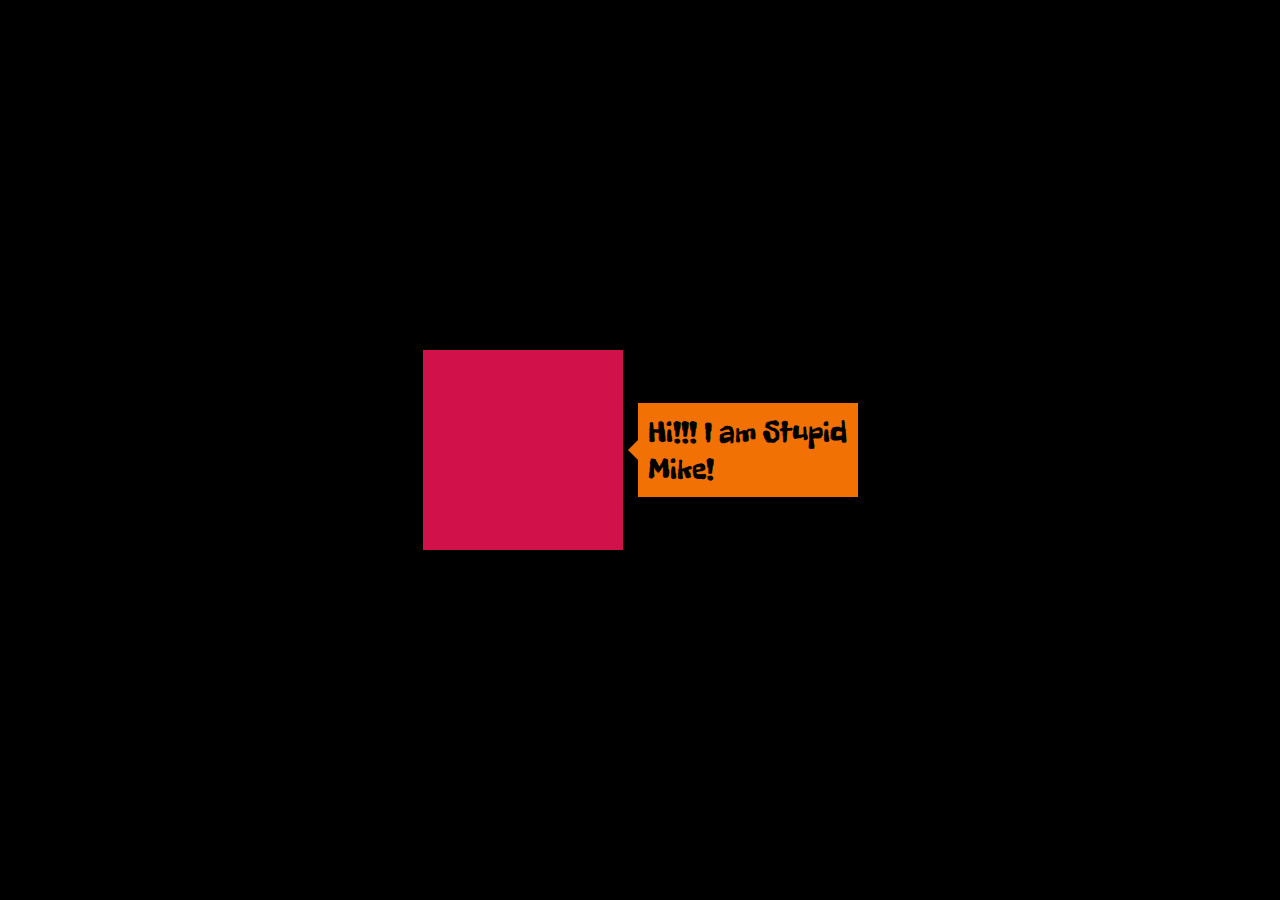
<file: index.html>
<!DOCTYPE html>
<html lang="en">
<head>
    <meta charset="UTF-8">
    <meta name="viewport" content="width=device-width, initial-scale=1.0">
    <title>Stupid Mikes Landing Page of Unknown Shit</title>
    <link rel="stylesheet" href="style.css">
	<link rel="preconnect" href="https://fonts.googleapis.com">
	<link rel="preconnect" href="https://fonts.gstatic.com" crossorigin>
	<link href="https://fonts.googleapis.com/css2?family=Freckle+Face&display=swap" rel="stylesheet">
</head>
<body>

<div class="container">
    <div class="square1"></div>
    <div class="chat-bubble1">Hi!!! I am Stupid Mike!</div>
</div>

</body>
</html>
</file>
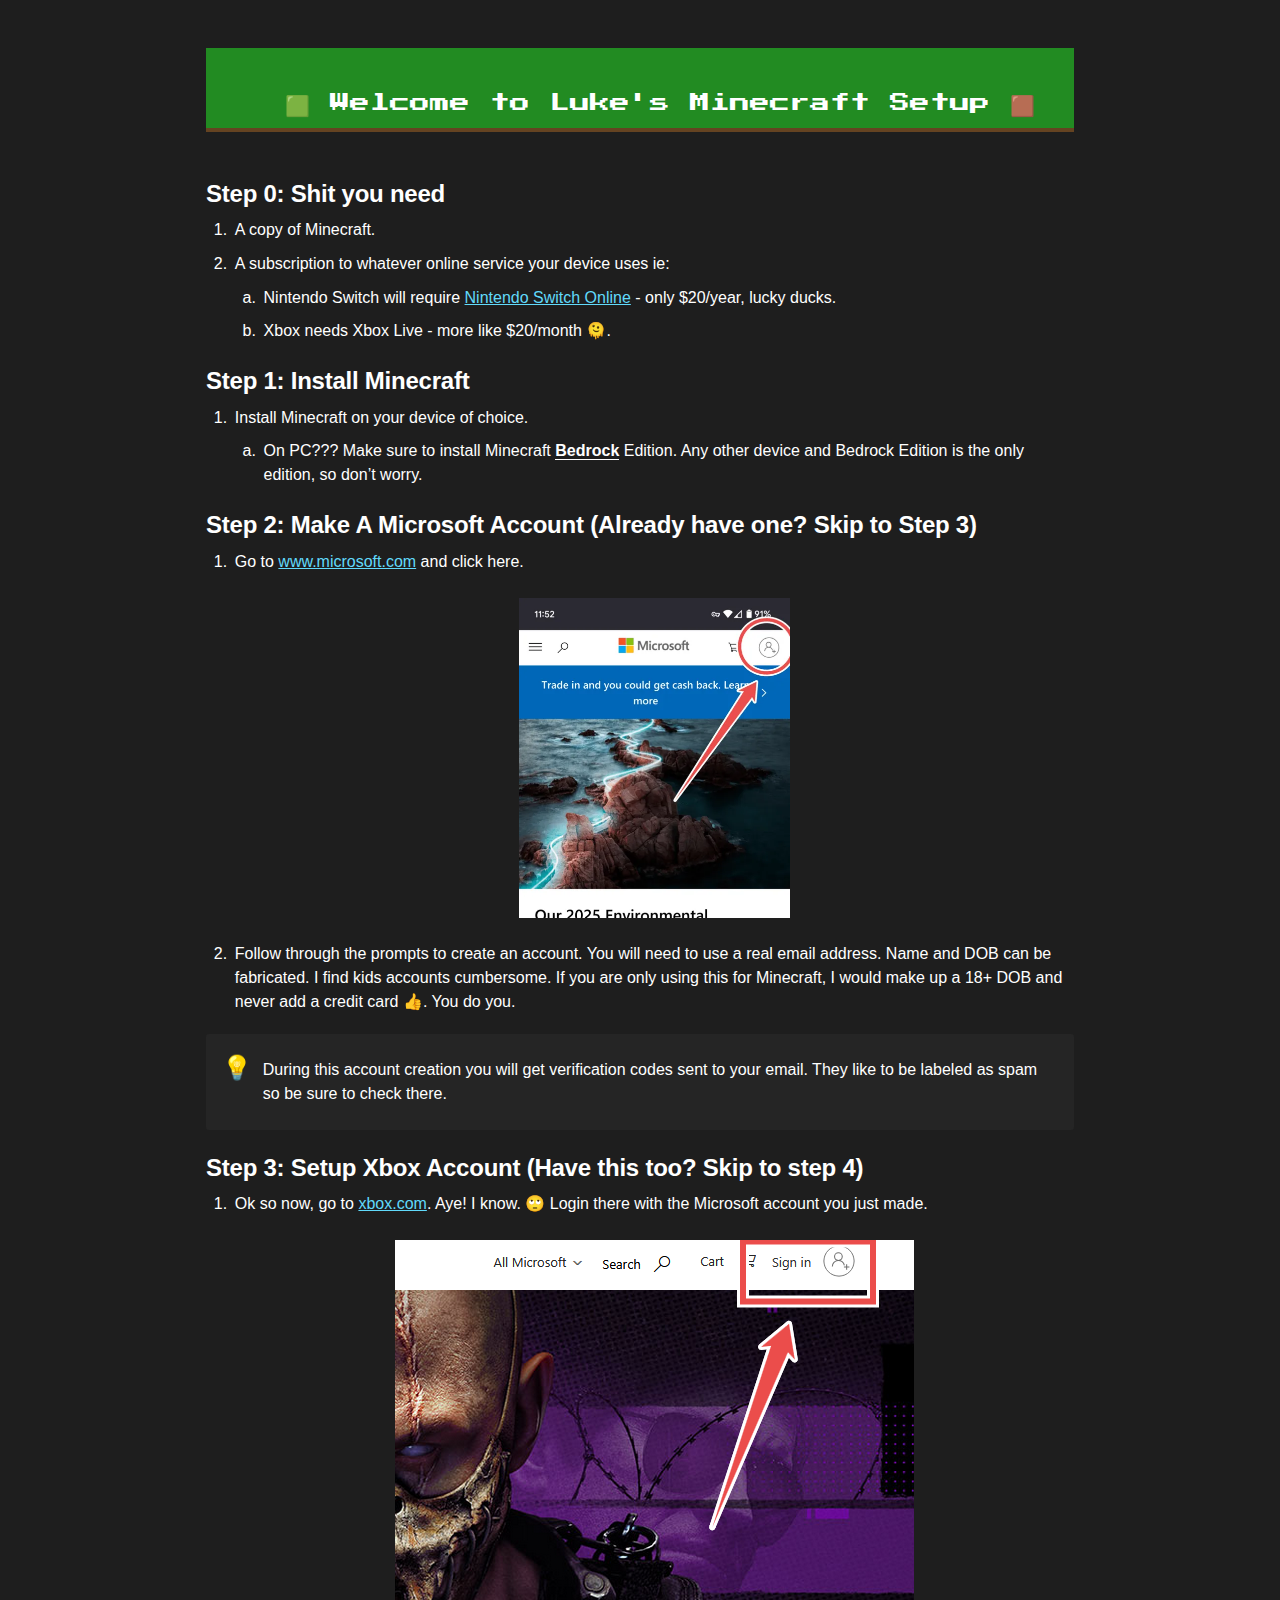
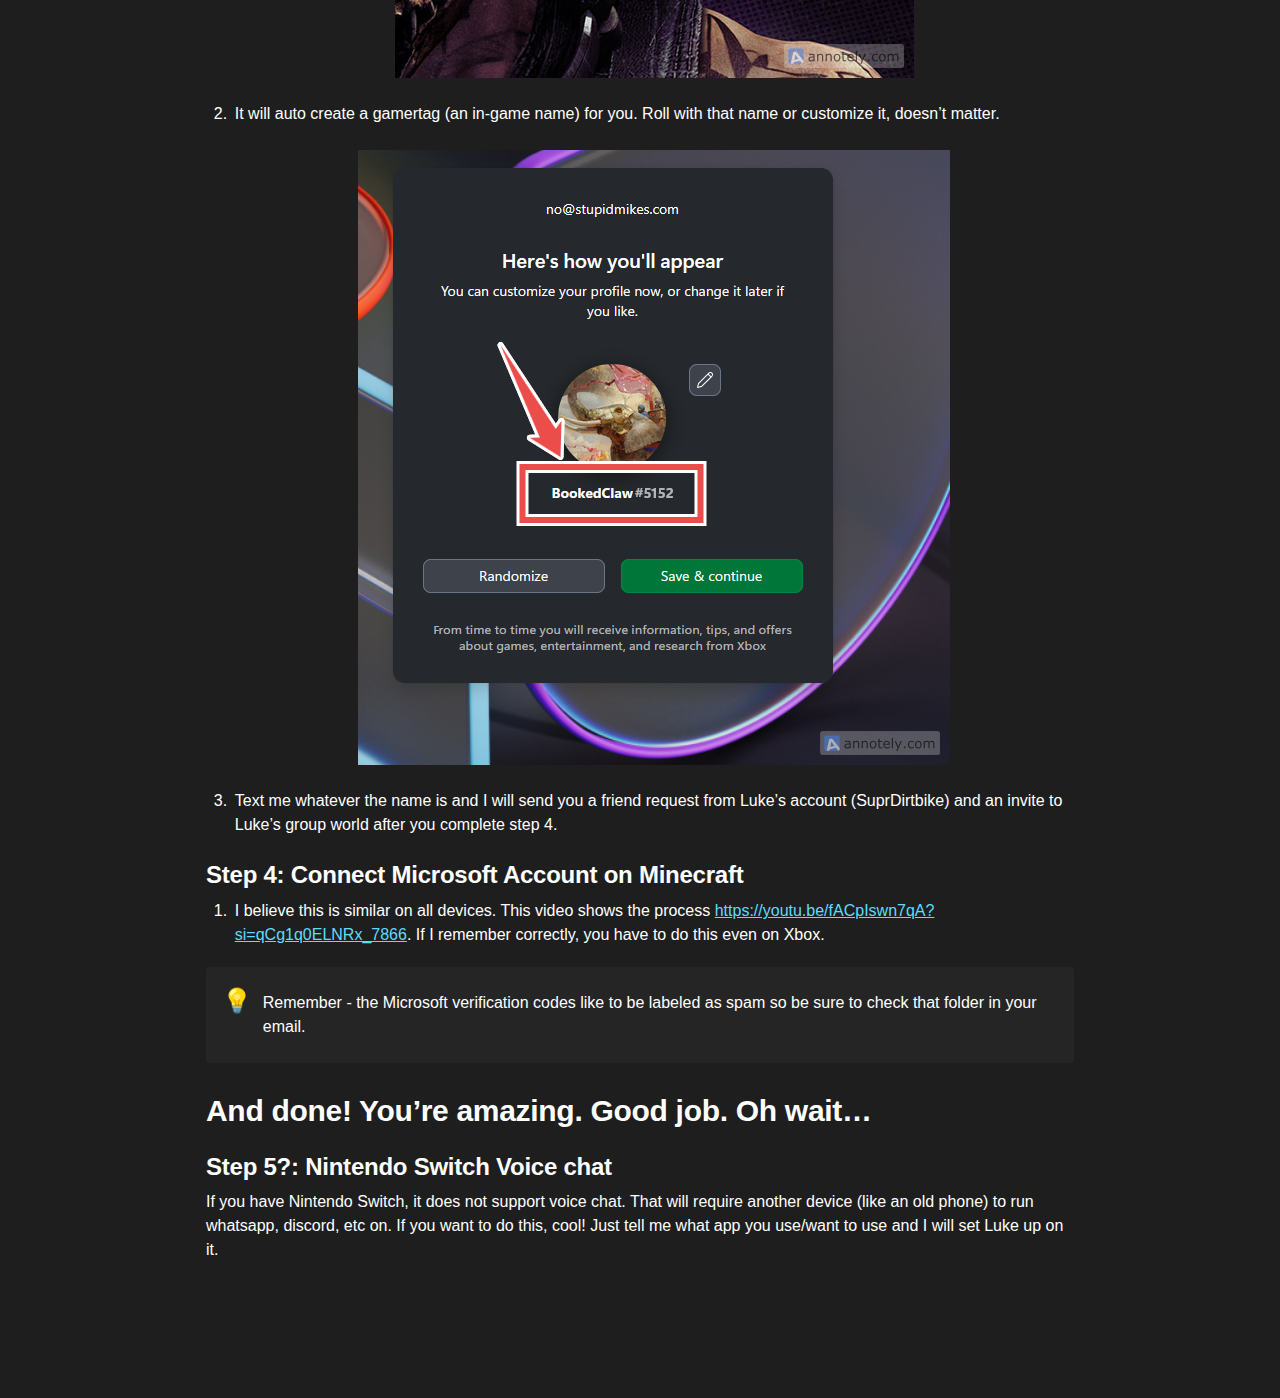
<file: luke/index.html>
<html><head><meta http-equiv="Content-Type" content="text/html; charset=utf-8"/><title>Super Cool Dudes Minecraft Setup</title><style>
/* cspell:disable-file */
/* webkit printing magic: print all background colors */
html {
	-webkit-print-color-adjust: exact;
}
* {
	box-sizing: border-box;
	-webkit-print-color-adjust: exact;
}

html {
  height: 100%;
  background: url('https://www.stupidmikes.com/luke/dirt.png') repeat;
  background-color: #1e1e1e;
  background-size: auto;
  margin: 0;
  padding: 0;
  
body {
  margin: 2em auto;
  max-width: 900px;
  background-color: #1e1e1e;
  color: #ffffff;
  line-height: 1.5;
  white-space: pre-wrap;
  padding: 1em; 
  box-sizing: border-box;
  min-height: calc(100vh - 4em);
}
@media only screen {
	body {
		margin: 2em auto;
		max-width: 900px;
		color: #ffffff;
	}
}

body {
	line-height: 1.5;
	white-space: pre-wrap;
}

a,
a.visited {
	color: #61dafb;
	text-decoration: underline;
}

.pdf-relative-link-path {
	font-size: 80%;
	color: #444;
}

h1,
h2,
h3 {
	color: #ffffff;
	letter-spacing: -0.01em;
	line-height: 1.2;
	font-weight: 600;
	margin-bottom: 0;
}

.page-title {
	font-size: 2.5rem;
	font-weight: 700;
	margin-top: 0;
	margin-bottom: 0.75em;
}

h1 {
	font-size: 1.875rem;
	margin-top: 1.875rem;
}

h2 {
	font-size: 1.5rem;
	margin-top: 1.5rem;
}

h3 {
	font-size: 1.25rem;
	margin-top: 1.25rem;
}

.source {
	border: 1px solid #ddd;
	border-radius: 3px;
	padding: 1.5em;
	word-break: break-all;
}

.callout {
	border-radius: 3px;
	padding: 1rem;
}

figure {
	margin: 1.25em 0;
	page-break-inside: avoid;
}

figcaption {
	opacity: 0.5;
	font-size: 85%;
	margin-top: 0.5em;
}

mark {
	background-color: transparent;
}

.indented {
	padding-left: 1.5em;
}

hr {
	background: transparent;
	display: block;
	width: 100%;
	height: 1px;
	visibility: visible;
	border: none;
	border-bottom: 1px solid rgba(55, 53, 47, 0.09);
}

img {
	max-width: 100%;
}

@media only print {
	img {
		max-height: 100vh;
		object-fit: contain;
	}
}

@page {
	margin: 1in;
}

.collection-content {
	font-size: 0.875rem;
}

.column-list {
	display: flex;
	justify-content: space-between;
}

.column {
	padding: 0 1em;
}

.column:first-child {
	padding-left: 0;
}

.column:last-child {
	padding-right: 0;
}

.table_of_contents-item {
	display: block;
	font-size: 0.875rem;
	line-height: 1.3;
	padding: 0.125rem;
}

.table_of_contents-indent-1 {
	margin-left: 1.5rem;
}

.table_of_contents-indent-2 {
	margin-left: 3rem;
}

.table_of_contents-indent-3 {
	margin-left: 4.5rem;
}

.table_of_contents-link {
	text-decoration: none;
	opacity: 0.7;
	border-bottom: 1px solid rgba(55, 53, 47, 0.18);
}

table,
th,
td {
	border: 1px solid rgba(55, 53, 47, 0.09);
	border-collapse: collapse;
}

table {
	border-left: none;
	border-right: none;
}

th,
td {
	font-weight: normal;
	padding: 0.25em 0.5em;
	line-height: 1.5;
	min-height: 1.5em;
	text-align: left;
}

th {
	color: rgba(55, 53, 47, 0.6);
}

ol,
ul {
	color: #ffffff;
	margin: 0;
	margin-block-start: 0.6em;
	margin-block-end: 0.6em;
}

li > ol:first-child,
li > ul:first-child {
	margin-block-start: 0.6em;
}

ul > li {
	list-style: disc;
}

ul.to-do-list {
	padding-inline-start: 0;
}

ul.to-do-list > li {
	list-style: none;
}

.to-do-children-checked {
	text-decoration: line-through;
	opacity: 0.375;
}

ul.toggle > li {
	list-style: none;
}

ul {
	padding-inline-start: 1.7em;
}

ul > li {
	padding-left: 0.1em;
}

ol {
	padding-inline-start: 1.6em;
}

ol > li {
	padding-left: 0.2em;
}

.mono ol {
	padding-inline-start: 2em;
}

.mono ol > li {
	text-indent: -0.4em;
}

.toggle {
	padding-inline-start: 0em;
	list-style-type: none;
}

/* Indent toggle children */
.toggle > li > details {
	padding-left: 1.7em;
}

.toggle > li > details > summary {
	margin-left: -1.1em;
}

.selected-value {
	display: inline-block;
	padding: 0 0.5em;
	background: rgba(206, 205, 202, 0.5);
	border-radius: 3px;
	margin-right: 0.5em;
	margin-top: 0.3em;
	margin-bottom: 0.3em;
	white-space: nowrap;
}

.collection-title {
	display: inline-block;
	margin-right: 1em;
}

.page-description {
	margin-bottom: 2em;
}

.simple-table {
	margin-top: 1em;
	font-size: 0.875rem;
	empty-cells: show;
}
.simple-table td {
	height: 29px;
	min-width: 120px;
}

.simple-table th {
	height: 29px;
	min-width: 120px;
}

.simple-table-header-color {
	background: rgb(247, 246, 243);
	color: black;
}
.simple-table-header {
	font-weight: 500;
}

time {
	opacity: 0.5;
}

.icon {
	display: inline-block;
	max-width: 1.2em;
	max-height: 1.2em;
	text-decoration: none;
	vertical-align: text-bottom;
	margin-right: 0.5em;
}

img.icon {
	border-radius: 3px;
}

.user-icon {
	width: 1.5em;
	height: 1.5em;
	border-radius: 100%;
	margin-right: 0.5rem;
}

.user-icon-inner {
	font-size: 0.8em;
}

.text-icon {
	border: 1px solid #000;
	text-align: center;
}

.page-cover-image {
	display: block;
	object-fit: cover;
	width: 100%;
	max-height: 30vh;
}

.page-header-icon {
	font-size: 3rem;
	margin-bottom: 1rem;
}

.page-header-icon-with-cover {
	margin-top: -0.72em;
	margin-left: 0.07em;
}

.page-header-icon img {
	border-radius: 3px;
}

.link-to-page {
	margin: 1em 0;
	padding: 0;
	border: none;
	font-weight: 500;
}

p > .user {
	opacity: 0.5;
}

td > .user,
td > time {
	white-space: nowrap;
}

input[type="checkbox"] {
	transform: scale(1.5);
	margin-right: 0.6em;
	vertical-align: middle;
}

p {
	margin-top: 0.5em;
	margin-bottom: 0.5em;
}

.image {
	border: none;
	margin: 1.5em 0;
	padding: 0;
	border-radius: 0;
	text-align: center;
}

.code,
code {
	background: rgba(135, 131, 120, 0.15);
	border-radius: 3px;
	padding: 0.2em 0.4em;
	border-radius: 3px;
	font-size: 85%;
	tab-size: 2;
}

code {
	color: #eb5757;
}

.code {
	padding: 1.5em 1em;
}

.code-wrap {
	white-space: pre-wrap;
	word-break: break-all;
}

.code > code {
	background: none;
	padding: 0;
	font-size: 100%;
	color: inherit;
}

blockquote {
	font-size: 1.25em;
	margin: 1em 0;
	padding-left: 1em;
	border-left: 3px solid rgb(55, 53, 47);
}

.bookmark {
	text-decoration: none;
	max-height: 8em;
	padding: 0;
	display: flex;
	width: 100%;
	align-items: stretch;
}

.bookmark-title {
	font-size: 0.85em;
	overflow: hidden;
	text-overflow: ellipsis;
	height: 1.75em;
	white-space: nowrap;
}

.bookmark-text {
	display: flex;
	flex-direction: column;
}

.bookmark-info {
	flex: 4 1 180px;
	padding: 12px 14px 14px;
	display: flex;
	flex-direction: column;
	justify-content: space-between;
}

.bookmark-image {
	width: 33%;
	flex: 1 1 180px;
	display: block;
	position: relative;
	object-fit: cover;
	border-radius: 1px;
}

.bookmark-description {
	color: rgba(55, 53, 47, 0.6);
	font-size: 0.75em;
	overflow: hidden;
	max-height: 4.5em;
	word-break: break-word;
}

.bookmark-href {
	font-size: 0.75em;
	margin-top: 0.25em;
}

.sans { font-family: ui-sans-serif, -apple-system, BlinkMacSystemFont, "Segoe UI Variable Display", "Segoe UI", Helvetica, "Apple Color Emoji", Arial, sans-serif, "Segoe UI Emoji", "Segoe UI Symbol"; }
.code { font-family: "SFMono-Regular", Menlo, Consolas, "PT Mono", "Liberation Mono", Courier, monospace; }
.serif { font-family: Lyon-Text, Georgia, ui-serif, serif; }
.mono { font-family: iawriter-mono, Nitti, Menlo, Courier, monospace; }
.pdf .sans { font-family: Inter, ui-sans-serif, -apple-system, BlinkMacSystemFont, "Segoe UI Variable Display", "Segoe UI", Helvetica, "Apple Color Emoji", Arial, sans-serif, "Segoe UI Emoji", "Segoe UI Symbol", 'Twemoji', 'Noto Color Emoji', 'Noto Sans CJK JP'; }
.pdf:lang(zh-CN) .sans { font-family: Inter, ui-sans-serif, -apple-system, BlinkMacSystemFont, "Segoe UI Variable Display", "Segoe UI", Helvetica, "Apple Color Emoji", Arial, sans-serif, "Segoe UI Emoji", "Segoe UI Symbol", 'Twemoji', 'Noto Color Emoji', 'Noto Sans CJK SC'; }
.pdf:lang(zh-TW) .sans { font-family: Inter, ui-sans-serif, -apple-system, BlinkMacSystemFont, "Segoe UI Variable Display", "Segoe UI", Helvetica, "Apple Color Emoji", Arial, sans-serif, "Segoe UI Emoji", "Segoe UI Symbol", 'Twemoji', 'Noto Color Emoji', 'Noto Sans CJK TC'; }
.pdf:lang(ko-KR) .sans { font-family: Inter, ui-sans-serif, -apple-system, BlinkMacSystemFont, "Segoe UI Variable Display", "Segoe UI", Helvetica, "Apple Color Emoji", Arial, sans-serif, "Segoe UI Emoji", "Segoe UI Symbol", 'Twemoji', 'Noto Color Emoji', 'Noto Sans CJK KR'; }
.pdf .code { font-family: Source Code Pro, "SFMono-Regular", Menlo, Consolas, "PT Mono", "Liberation Mono", Courier, monospace, 'Twemoji', 'Noto Color Emoji', 'Noto Sans Mono CJK JP'; }
.pdf:lang(zh-CN) .code { font-family: Source Code Pro, "SFMono-Regular", Menlo, Consolas, "PT Mono", "Liberation Mono", Courier, monospace, 'Twemoji', 'Noto Color Emoji', 'Noto Sans Mono CJK SC'; }
.pdf:lang(zh-TW) .code { font-family: Source Code Pro, "SFMono-Regular", Menlo, Consolas, "PT Mono", "Liberation Mono", Courier, monospace, 'Twemoji', 'Noto Color Emoji', 'Noto Sans Mono CJK TC'; }
.pdf:lang(ko-KR) .code { font-family: Source Code Pro, "SFMono-Regular", Menlo, Consolas, "PT Mono", "Liberation Mono", Courier, monospace, 'Twemoji', 'Noto Color Emoji', 'Noto Sans Mono CJK KR'; }
.pdf .serif { font-family: PT Serif, Lyon-Text, Georgia, ui-serif, serif, 'Twemoji', 'Noto Color Emoji', 'Noto Serif CJK JP'; }
.pdf:lang(zh-CN) .serif { font-family: PT Serif, Lyon-Text, Georgia, ui-serif, serif, 'Twemoji', 'Noto Color Emoji', 'Noto Serif CJK SC'; }
.pdf:lang(zh-TW) .serif { font-family: PT Serif, Lyon-Text, Georgia, ui-serif, serif, 'Twemoji', 'Noto Color Emoji', 'Noto Serif CJK TC'; }
.pdf:lang(ko-KR) .serif { font-family: PT Serif, Lyon-Text, Georgia, ui-serif, serif, 'Twemoji', 'Noto Color Emoji', 'Noto Serif CJK KR'; }
.pdf .mono { font-family: PT Mono, iawriter-mono, Nitti, Menlo, Courier, monospace, 'Twemoji', 'Noto Color Emoji', 'Noto Sans Mono CJK JP'; }
.pdf:lang(zh-CN) .mono { font-family: PT Mono, iawriter-mono, Nitti, Menlo, Courier, monospace, 'Twemoji', 'Noto Color Emoji', 'Noto Sans Mono CJK SC'; }
.pdf:lang(zh-TW) .mono { font-family: PT Mono, iawriter-mono, Nitti, Menlo, Courier, monospace, 'Twemoji', 'Noto Color Emoji', 'Noto Sans Mono CJK TC'; }
.pdf:lang(ko-KR) .mono { font-family: PT Mono, iawriter-mono, Nitti, Menlo, Courier, monospace, 'Twemoji', 'Noto Color Emoji', 'Noto Sans Mono CJK KR'; }
.highlight-default {
	color: rgba(50, 48, 44, 1);
}
.highlight-gray {
	color: rgba(115, 114, 110, 1);
	fill: rgba(115, 114, 110, 1);
}
.highlight-brown {
	color: rgba(159, 107, 83, 1);
	fill: rgba(159, 107, 83, 1);
}
.highlight-orange {
	color: rgba(217, 115, 13, 1);
	fill: rgba(217, 115, 13, 1);
}
.highlight-yellow {
	color: rgba(203, 145, 47, 1);
	fill: rgba(203, 145, 47, 1);
}
.highlight-teal {
	color: rgba(68, 131, 97, 1);
	fill: rgba(68, 131, 97, 1);
}
.highlight-blue {
	color: rgba(51, 126, 169, 1);
	fill: rgba(51, 126, 169, 1);
}
.highlight-purple {
	color: rgba(144, 101, 176, 1);
	fill: rgba(144, 101, 176, 1);
}
.highlight-pink {
	color: rgba(193, 76, 138, 1);
	fill: rgba(193, 76, 138, 1);
}
.highlight-red {
	color: rgba(205, 60, 58, 1);
	fill: rgba(205, 60, 58, 1);
}
.highlight-default_background {
	color: rgba(50, 48, 44, 1);
}
.highlight-gray_background {
	background: rgba(248, 248, 247, 1);
}
.highlight-brown_background {
	background: rgba(244, 238, 238, 1);
}
.highlight-orange_background {
	background: rgba(251, 236, 221, 1);
}
.highlight-yellow_background {
	background: rgba(251, 243, 219, 1);
}
.highlight-teal_background {
	background: rgba(237, 243, 236, 1);
}
.highlight-blue_background {
	background: rgba(231, 243, 248, 1);
}
.highlight-purple_background {
	background: rgba(248, 243, 252, 1);
}
.highlight-pink_background {
	background: rgba(252, 241, 246, 1);
}
.highlight-red_background {
	background: rgba(253, 235, 236, 1);
}
.block-color-default {
	color: inherit;
	fill: inherit;
}
.block-color-gray {
	color: rgba(115, 114, 110, 1);
	fill: rgba(115, 114, 110, 1);
}
.block-color-brown {
	color: rgba(159, 107, 83, 1);
	fill: rgba(159, 107, 83, 1);
}
.block-color-orange {
	color: rgba(217, 115, 13, 1);
	fill: rgba(217, 115, 13, 1);
}
.block-color-yellow {
	color: rgba(203, 145, 47, 1);
	fill: rgba(203, 145, 47, 1);
}
.block-color-teal {
	color: rgba(68, 131, 97, 1);
	fill: rgba(68, 131, 97, 1);
}
.block-color-blue {
	color: rgba(51, 126, 169, 1);
	fill: rgba(51, 126, 169, 1);
}
.block-color-purple {
	color: rgba(144, 101, 176, 1);
	fill: rgba(144, 101, 176, 1);
}
.block-color-pink {
	color: rgba(193, 76, 138, 1);
	fill: rgba(193, 76, 138, 1);
}
.block-color-red {
	color: rgba(205, 60, 58, 1);
	fill: rgba(205, 60, 58, 1);
}
.block-color-default_background {
	color: inherit;
	fill: inherit;
}
.block-color-gray_background {
	background: #252525;
}
.block-color-brown_background {
	background: rgba(244, 238, 238, 1);
}
.block-color-orange_background {
	background: rgba(251, 236, 221, 1);
}
.block-color-yellow_background {
	background: rgba(251, 243, 219, 1);
}
.block-color-teal_background {
	background: rgba(237, 243, 236, 1);
}
.block-color-blue_background {
	background: rgba(231, 243, 248, 1);
}
.block-color-purple_background {
	background: rgba(248, 243, 252, 1);
}
.block-color-pink_background {
	background: rgba(252, 241, 246, 1);
}
.block-color-red_background {
	background: rgba(253, 235, 236, 1);
}
.select-value-color-uiBlue { background-color: undefined; }
.select-value-color-pink { background-color: rgba(225, 136, 179, 0.27); }
.select-value-color-purple { background-color: rgba(168, 129, 197, 0.27); }
.select-value-color-green { background-color: rgba(123, 183, 129, 0.27); }
.select-value-color-gray { background-color: rgba(84, 72, 49, 0.15); }
.select-value-color-translucentGray { background-color: undefined; }
.select-value-color-orange { background-color: rgba(224, 124, 57, 0.27); }
.select-value-color-brown { background-color: rgba(210, 162, 141, 0.35); }
.select-value-color-red { background-color: rgba(244, 171, 159, 0.4); }
.select-value-color-yellow { background-color: rgba(236, 191, 66, 0.39); }
.select-value-color-blue { background-color: rgba(93, 165, 206, 0.27); }
.select-value-color-pageGlass { background-color: undefined; }
.select-value-color-washGlass { background-color: undefined; }

.checkbox {
	display: inline-flex;
	vertical-align: text-bottom;
	width: 16;
	height: 16;
	background-size: 16px;
	margin-left: 2px;
	margin-right: 5px;
}

.checkbox-on {
	background-image: url("data:image/svg+xml;charset=UTF-8,%3Csvg%20width%3D%2216%22%20height%3D%2216%22%20viewBox%3D%220%200%2016%2016%22%20fill%3D%22none%22%20xmlns%3D%22http%3A%2F%2Fwww.w3.org%2F2000%2Fsvg%22%3E%0A%3Crect%20width%3D%2216%22%20height%3D%2216%22%20fill%3D%22%2358A9D7%22%2F%3E%0A%3Cpath%20d%3D%22M6.71429%2012.2852L14%204.9995L12.7143%203.71436L6.71429%209.71378L3.28571%206.2831L2%207.57092L6.71429%2012.2852Z%22%20fill%3D%22white%22%2F%3E%0A%3C%2Fsvg%3E");
}

.checkbox-off {
	background-image: url("data:image/svg+xml;charset=UTF-8,%3Csvg%20width%3D%2216%22%20height%3D%2216%22%20viewBox%3D%220%200%2016%2016%22%20fill%3D%22none%22%20xmlns%3D%22http%3A%2F%2Fwww.w3.org%2F2000%2Fsvg%22%3E%0A%3Crect%20x%3D%220.75%22%20y%3D%220.75%22%20width%3D%2214.5%22%20height%3D%2214.5%22%20fill%3D%22white%22%20stroke%3D%22%2336352F%22%20stroke-width%3D%221.5%22%2F%3E%0A%3C%2Fsvg%3E");
}
	
</style>
<link href="https://fonts.googleapis.com/css2?family=Press+Start+2P&display=swap" rel="stylesheet">
</head><body><article id="204bcc64-99a8-80f5-8911-f5f0a5de174e" class="page sans"><div style="
  background-color: #228b22;
  color: #fff;
  padding: 10px;
  font-family: 'Press Start 2P', monospace;
  font-size: 20px;
  border-bottom: 4px solid #654321;
  text-align: center;
">
  🟩 Welcome to Luke's Minecraft Setup 🟫
</div>
<div class="page-body"><h2 id="204bcc64-99a8-80d5-b280-c3dcde47d6b0" class="">Step 0: Shit you need</h2><ol type="1" id="204bcc64-99a8-80a0-8350-cbca3accdac9" class="numbered-list" start="1"><li>A copy of Minecraft.</li></ol><ol type="1" id="204bcc64-99a8-8017-a455-f7344872f775" class="numbered-list" start="2"><li>A subscription to whatever online service your device uses ie:<ol type="a" id="204bcc64-99a8-802d-8af3-d75901d46b96" class="numbered-list" start="1"><li>Nintendo Switch will require <a href="https://www.nintendo.com/us/online/">Nintendo Switch Online</a> - only $20/year, lucky ducks. </li></ol><ol type="a" id="204bcc64-99a8-8058-9cf4-cf55815560c2" class="numbered-list" start="2"><li>Xbox needs Xbox Live - more like $20/month 🫠.</li></ol></li></ol><h2 id="204bcc64-99a8-8041-9a06-ee46c658116e" class="">Step 1: Install Minecraft</h2><ol type="1" id="204bcc64-99a8-8037-9b47-f8264717ca8b" class="numbered-list" start="1"><li>Install Minecraft on your device of choice.<ol type="a" id="204bcc64-99a8-80e7-a39d-c620e14160eb" class="numbered-list" start="1"><li>On PC??? Make sure to install Minecraft <strong><span style="border-bottom:0.05em solid">Bedrock</span></strong> Edition. Any other device and Bedrock Edition is the only edition, so don’t worry.</li></ol></li></ol><h2 id="204bcc64-99a8-8034-b3f4-fc1d5b3c41f4" class="">Step 2: Make A Microsoft Account (Already have one? Skip to Step 3)</h2><ol type="1" id="204bcc64-99a8-80ee-bd14-d4c88f5e4d63" class="numbered-list" start="1"><li>Go to <a href="http://www.microsoft.com">www.microsoft.com</a> and click here.<figure id="204bcc64-99a8-802b-b0e1-fb7613e383b2" class="image"><a href="7757b29e-0814-4692-a7b0-6cee861c1b06.png"><img style="width:270.846394984326px" src="7757b29e-0814-4692-a7b0-6cee861c1b06.png"/></a></figure></li></ol><ol type="1" id="204bcc64-99a8-809b-8b84-d0fe2e0c98cd" class="numbered-list" start="2"><li>Follow through the prompts to create an account. You will need to use a real email address. Name and DOB can be fabricated. I find kids accounts cumbersome. If you are only using this for Minecraft, I would make up a 18+ DOB and never add a credit card 👍. You do you.</li></ol><figure class="block-color-gray_background callout" style="white-space:pre-wrap;display:flex" id="204bcc64-99a8-8067-af4a-ef68cc373e22"><div style="font-size:1.5em"><span class="icon">💡</span></div><div style="width:100%"><p id="204bcc64-99a8-8045-8bdc-cdce888e3c42" class="">During this account creation you will get verification codes sent to your email. They like to be labeled as spam so be sure to check there.</p></div></figure><h2 id="204bcc64-99a8-80ad-8a77-ea493eccc3ac" class="">Step 3: Setup Xbox Account (Have this too? Skip to step 4)</h2><ol type="1" id="204bcc64-99a8-80aa-9127-fd7c6d2eb326" class="numbered-list" start="1"><li>Ok so now, go to <a href="http://www.xbox.com">xbox.com</a>. Aye! I know. 🙄 Login there with the Microsoft account you just made.<figure id="204bcc64-99a8-807d-9b6b-c831d742e4ff" class="image"><a href="04.png"><img style="width:519px" src="04.png"/></a></figure></li></ol><ol type="1" id="204bcc64-99a8-808d-867f-dc103553aee9" class="numbered-list" start="2"><li>It will auto create a gamertag (an in-game name) for you. Roll with that name or customize it, doesn’t matter.<figure id="204bcc64-99a8-80cd-b08e-dc12987556ef" class="image"><a href="05.png"><img style="width:592px" src="05.png"/></a></figure></li></ol><ol type="1" id="204bcc64-99a8-800a-8d6c-c1117fcc15a2" class="numbered-list" start="3"><li>Text me whatever the name is and I will send you a friend request from Luke’s account (SuprDirtbike) and an invite to Luke’s group world after you complete step 4.</li></ol><h2 id="204bcc64-99a8-80bc-bf60-e73c08d8696f" class="">Step 4: Connect Microsoft Account on Minecraft</h2><ol type="1" id="204bcc64-99a8-8069-8ba6-e054f18181fd" class="numbered-list" start="1"><li>I believe this is similar on all devices. This video shows the process <a href="https://youtu.be/fACpIswn7qA?si=qCg1q0ELNRx_7866">https://youtu.be/fACpIswn7qA?si=qCg1q0ELNRx_7866</a>. If I remember correctly, you have to do this even on Xbox.</li></ol><figure class="block-color-gray_background callout" style="white-space:pre-wrap;display:flex" id="204bcc64-99a8-80e9-a98e-dc6793e8e52a"><div style="font-size:1.5em"><span class="icon">💡</span></div><div style="width:100%"><p id="204bcc64-99a8-8099-8fe9-ec4fcc3530d3" class="">Remember - the Microsoft verification codes like to be labeled as spam so be sure to check that folder in your email.</p></div></figure><h1 id="204bcc64-99a8-8029-9ed2-fb55bca6b707" class="">And done! You’re amazing. Good job. Oh wait…</h1><h2 id="204bcc64-99a8-808b-b4c2-f140704ea01b" class="">Step 5?: Nintendo Switch Voice chat</h2><p id="204bcc64-99a8-800f-8761-cce871b0a32e" class="">If you have Nintendo Switch, it does not support voice chat. That will require another device (like an old phone) to run whatsapp, discord, etc on. If you want to do this, cool! Just tell me what app you use/want to use and I will set Luke up on it.</p><p id="204bcc64-99a8-8014-9cc2-c6647f494fb9" class="">
</p><p id="204bcc64-99a8-801a-847d-d8f40e00b274" class="">
</p></div></article><span class="sans" style="font-size:14px;padding-top:2em"></span>
</body></html>
</file>
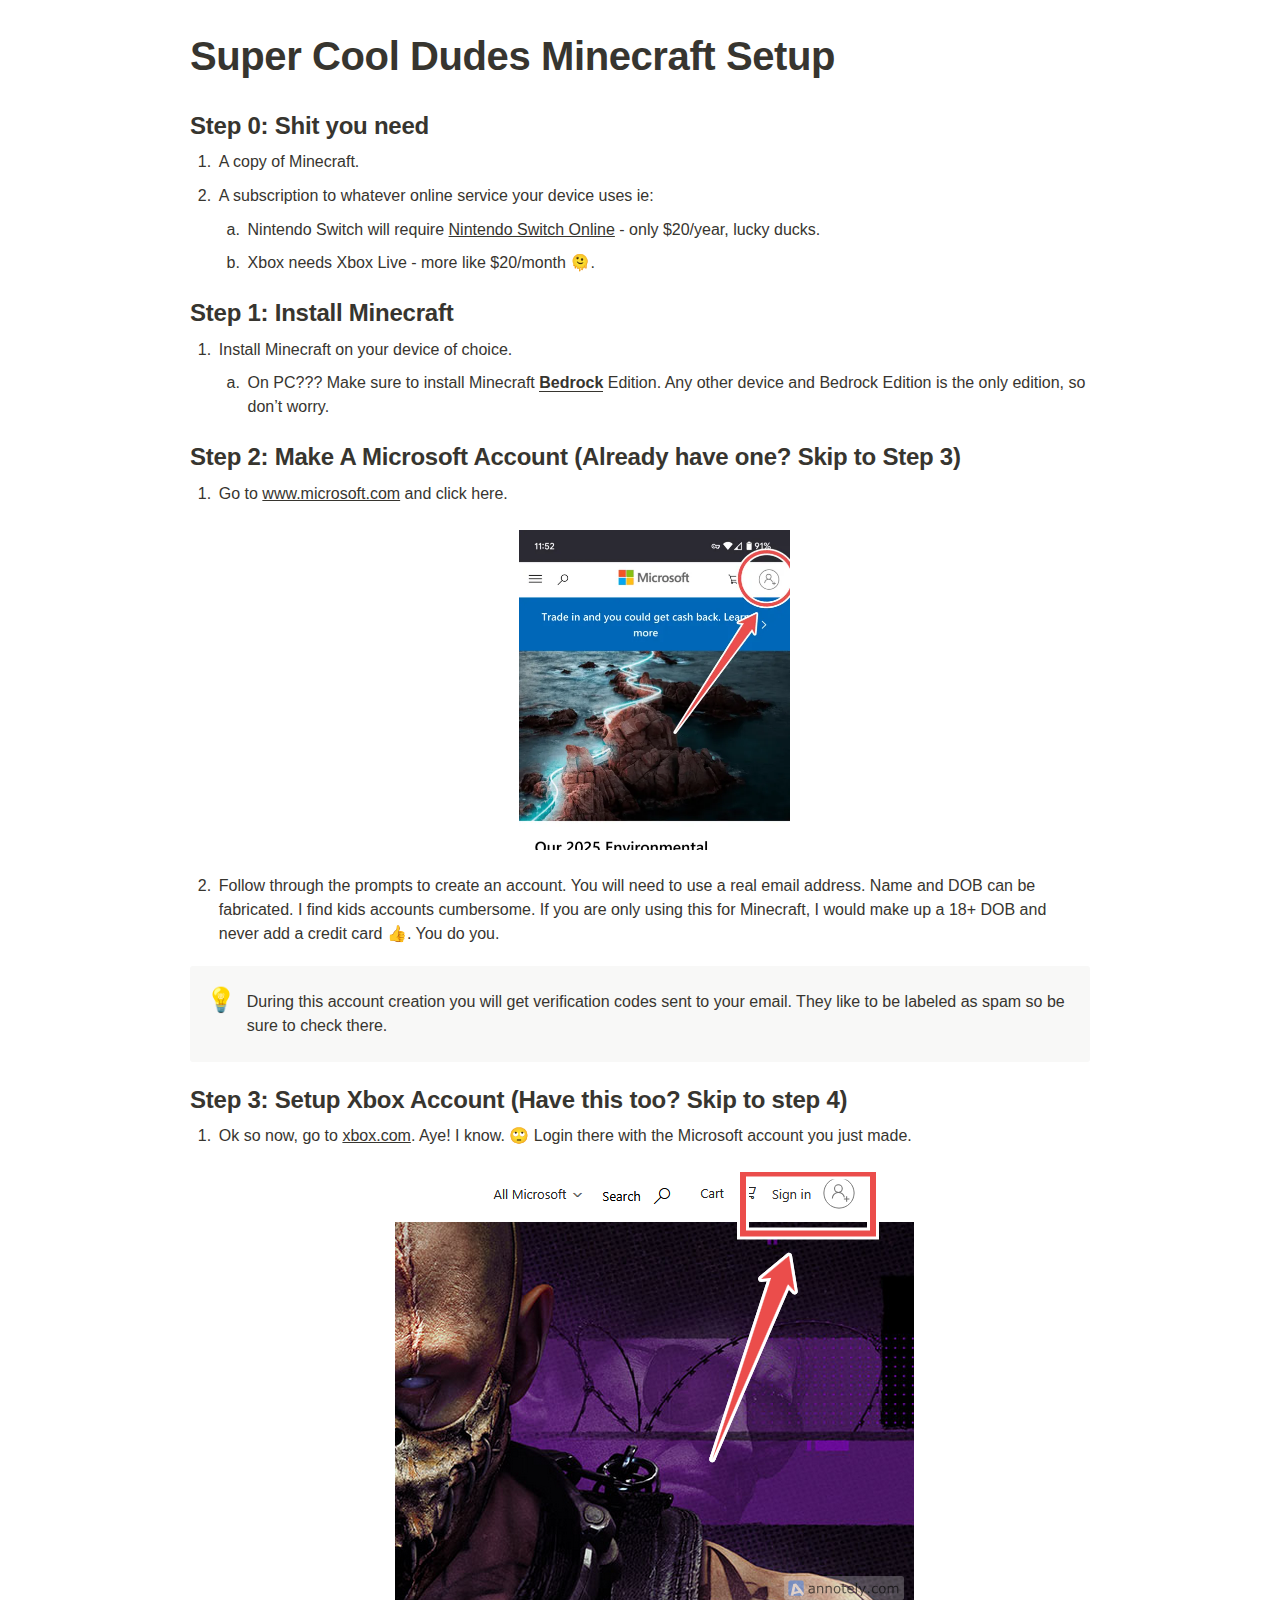
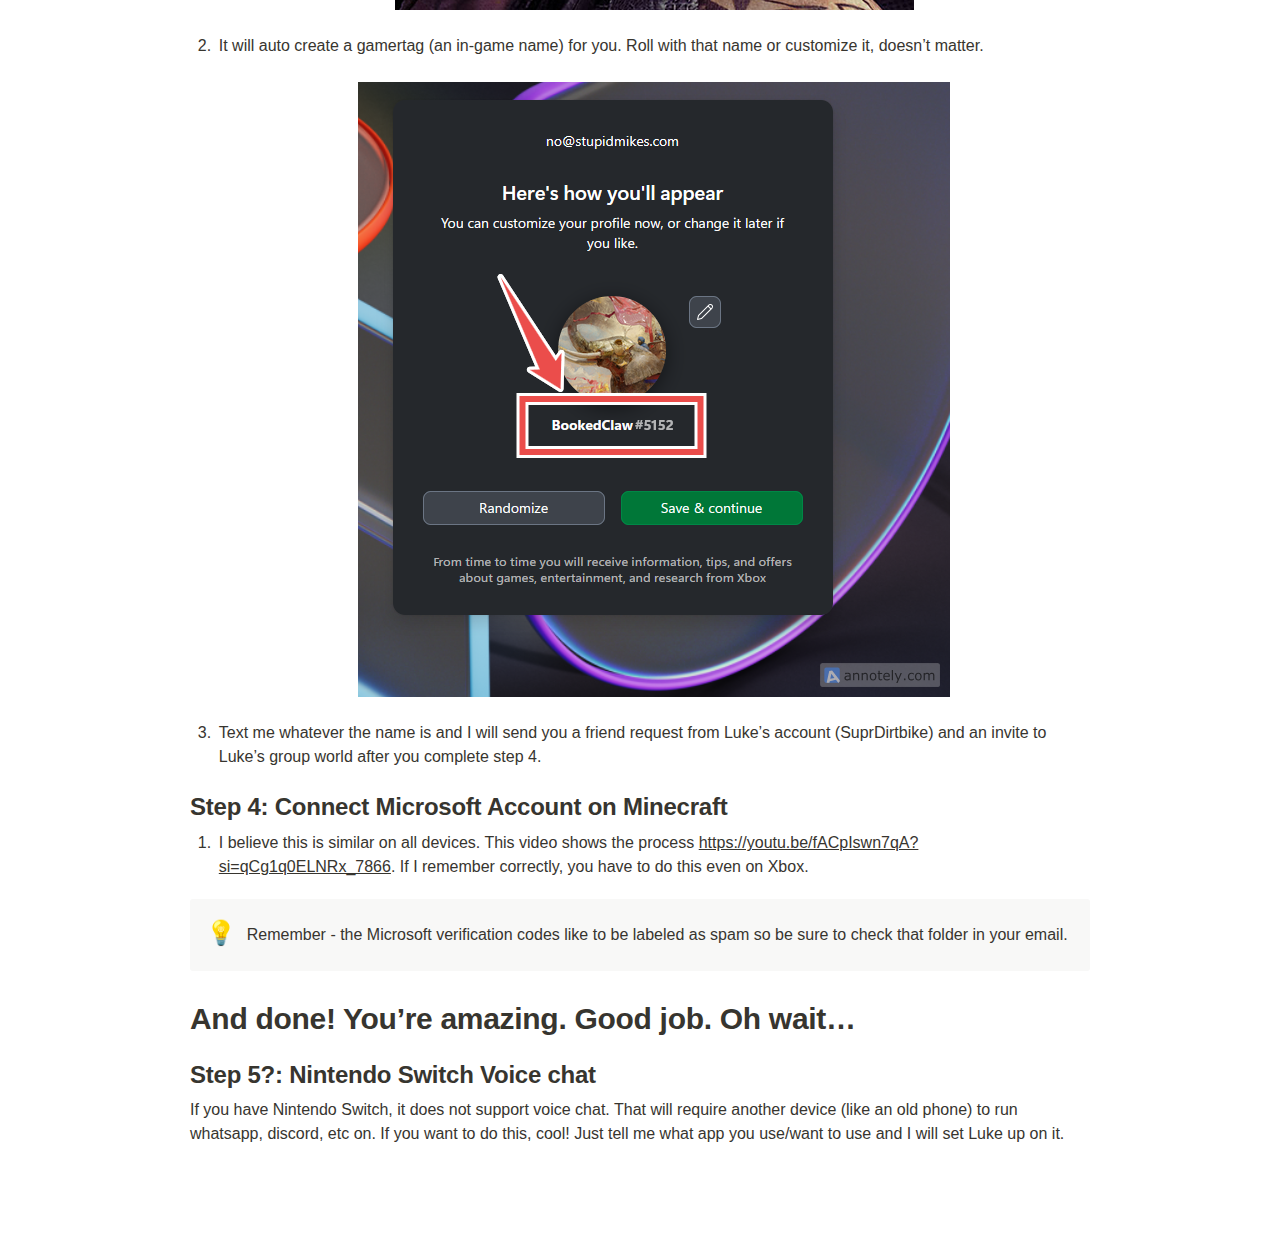
<file: luke.html>
<html><head><meta http-equiv="Content-Type" content="text/html; charset=utf-8"/><title>Super Cool Dudes Minecraft Setup</title><style>
/* cspell:disable-file */
/* webkit printing magic: print all background colors */
html {
	-webkit-print-color-adjust: exact;
}
* {
	box-sizing: border-box;
	-webkit-print-color-adjust: exact;
}

html,
body {
	margin: 0;
	padding: 0;
}
@media only screen {
	body {
		margin: 2em auto;
		max-width: 900px;
		color: rgb(55, 53, 47);
	}
}

body {
	line-height: 1.5;
	white-space: pre-wrap;
}

a,
a.visited {
	color: inherit;
	text-decoration: underline;
}

.pdf-relative-link-path {
	font-size: 80%;
	color: #444;
}

h1,
h2,
h3 {
	letter-spacing: -0.01em;
	line-height: 1.2;
	font-weight: 600;
	margin-bottom: 0;
}

.page-title {
	font-size: 2.5rem;
	font-weight: 700;
	margin-top: 0;
	margin-bottom: 0.75em;
}

h1 {
	font-size: 1.875rem;
	margin-top: 1.875rem;
}

h2 {
	font-size: 1.5rem;
	margin-top: 1.5rem;
}

h3 {
	font-size: 1.25rem;
	margin-top: 1.25rem;
}

.source {
	border: 1px solid #ddd;
	border-radius: 3px;
	padding: 1.5em;
	word-break: break-all;
}

.callout {
	border-radius: 3px;
	padding: 1rem;
}

figure {
	margin: 1.25em 0;
	page-break-inside: avoid;
}

figcaption {
	opacity: 0.5;
	font-size: 85%;
	margin-top: 0.5em;
}

mark {
	background-color: transparent;
}

.indented {
	padding-left: 1.5em;
}

hr {
	background: transparent;
	display: block;
	width: 100%;
	height: 1px;
	visibility: visible;
	border: none;
	border-bottom: 1px solid rgba(55, 53, 47, 0.09);
}

img {
	max-width: 100%;
}

@media only print {
	img {
		max-height: 100vh;
		object-fit: contain;
	}
}

@page {
	margin: 1in;
}

.collection-content {
	font-size: 0.875rem;
}

.column-list {
	display: flex;
	justify-content: space-between;
}

.column {
	padding: 0 1em;
}

.column:first-child {
	padding-left: 0;
}

.column:last-child {
	padding-right: 0;
}

.table_of_contents-item {
	display: block;
	font-size: 0.875rem;
	line-height: 1.3;
	padding: 0.125rem;
}

.table_of_contents-indent-1 {
	margin-left: 1.5rem;
}

.table_of_contents-indent-2 {
	margin-left: 3rem;
}

.table_of_contents-indent-3 {
	margin-left: 4.5rem;
}

.table_of_contents-link {
	text-decoration: none;
	opacity: 0.7;
	border-bottom: 1px solid rgba(55, 53, 47, 0.18);
}

table,
th,
td {
	border: 1px solid rgba(55, 53, 47, 0.09);
	border-collapse: collapse;
}

table {
	border-left: none;
	border-right: none;
}

th,
td {
	font-weight: normal;
	padding: 0.25em 0.5em;
	line-height: 1.5;
	min-height: 1.5em;
	text-align: left;
}

th {
	color: rgba(55, 53, 47, 0.6);
}

ol,
ul {
	margin: 0;
	margin-block-start: 0.6em;
	margin-block-end: 0.6em;
}

li > ol:first-child,
li > ul:first-child {
	margin-block-start: 0.6em;
}

ul > li {
	list-style: disc;
}

ul.to-do-list {
	padding-inline-start: 0;
}

ul.to-do-list > li {
	list-style: none;
}

.to-do-children-checked {
	text-decoration: line-through;
	opacity: 0.375;
}

ul.toggle > li {
	list-style: none;
}

ul {
	padding-inline-start: 1.7em;
}

ul > li {
	padding-left: 0.1em;
}

ol {
	padding-inline-start: 1.6em;
}

ol > li {
	padding-left: 0.2em;
}

.mono ol {
	padding-inline-start: 2em;
}

.mono ol > li {
	text-indent: -0.4em;
}

.toggle {
	padding-inline-start: 0em;
	list-style-type: none;
}

/* Indent toggle children */
.toggle > li > details {
	padding-left: 1.7em;
}

.toggle > li > details > summary {
	margin-left: -1.1em;
}

.selected-value {
	display: inline-block;
	padding: 0 0.5em;
	background: rgba(206, 205, 202, 0.5);
	border-radius: 3px;
	margin-right: 0.5em;
	margin-top: 0.3em;
	margin-bottom: 0.3em;
	white-space: nowrap;
}

.collection-title {
	display: inline-block;
	margin-right: 1em;
}

.page-description {
	margin-bottom: 2em;
}

.simple-table {
	margin-top: 1em;
	font-size: 0.875rem;
	empty-cells: show;
}
.simple-table td {
	height: 29px;
	min-width: 120px;
}

.simple-table th {
	height: 29px;
	min-width: 120px;
}

.simple-table-header-color {
	background: rgb(247, 246, 243);
	color: black;
}
.simple-table-header {
	font-weight: 500;
}

time {
	opacity: 0.5;
}

.icon {
	display: inline-block;
	max-width: 1.2em;
	max-height: 1.2em;
	text-decoration: none;
	vertical-align: text-bottom;
	margin-right: 0.5em;
}

img.icon {
	border-radius: 3px;
}

.user-icon {
	width: 1.5em;
	height: 1.5em;
	border-radius: 100%;
	margin-right: 0.5rem;
}

.user-icon-inner {
	font-size: 0.8em;
}

.text-icon {
	border: 1px solid #000;
	text-align: center;
}

.page-cover-image {
	display: block;
	object-fit: cover;
	width: 100%;
	max-height: 30vh;
}

.page-header-icon {
	font-size: 3rem;
	margin-bottom: 1rem;
}

.page-header-icon-with-cover {
	margin-top: -0.72em;
	margin-left: 0.07em;
}

.page-header-icon img {
	border-radius: 3px;
}

.link-to-page {
	margin: 1em 0;
	padding: 0;
	border: none;
	font-weight: 500;
}

p > .user {
	opacity: 0.5;
}

td > .user,
td > time {
	white-space: nowrap;
}

input[type="checkbox"] {
	transform: scale(1.5);
	margin-right: 0.6em;
	vertical-align: middle;
}

p {
	margin-top: 0.5em;
	margin-bottom: 0.5em;
}

.image {
	border: none;
	margin: 1.5em 0;
	padding: 0;
	border-radius: 0;
	text-align: center;
}

.code,
code {
	background: rgba(135, 131, 120, 0.15);
	border-radius: 3px;
	padding: 0.2em 0.4em;
	border-radius: 3px;
	font-size: 85%;
	tab-size: 2;
}

code {
	color: #eb5757;
}

.code {
	padding: 1.5em 1em;
}

.code-wrap {
	white-space: pre-wrap;
	word-break: break-all;
}

.code > code {
	background: none;
	padding: 0;
	font-size: 100%;
	color: inherit;
}

blockquote {
	font-size: 1.25em;
	margin: 1em 0;
	padding-left: 1em;
	border-left: 3px solid rgb(55, 53, 47);
}

.bookmark {
	text-decoration: none;
	max-height: 8em;
	padding: 0;
	display: flex;
	width: 100%;
	align-items: stretch;
}

.bookmark-title {
	font-size: 0.85em;
	overflow: hidden;
	text-overflow: ellipsis;
	height: 1.75em;
	white-space: nowrap;
}

.bookmark-text {
	display: flex;
	flex-direction: column;
}

.bookmark-info {
	flex: 4 1 180px;
	padding: 12px 14px 14px;
	display: flex;
	flex-direction: column;
	justify-content: space-between;
}

.bookmark-image {
	width: 33%;
	flex: 1 1 180px;
	display: block;
	position: relative;
	object-fit: cover;
	border-radius: 1px;
}

.bookmark-description {
	color: rgba(55, 53, 47, 0.6);
	font-size: 0.75em;
	overflow: hidden;
	max-height: 4.5em;
	word-break: break-word;
}

.bookmark-href {
	font-size: 0.75em;
	margin-top: 0.25em;
}

.sans { font-family: ui-sans-serif, -apple-system, BlinkMacSystemFont, "Segoe UI Variable Display", "Segoe UI", Helvetica, "Apple Color Emoji", Arial, sans-serif, "Segoe UI Emoji", "Segoe UI Symbol"; }
.code { font-family: "SFMono-Regular", Menlo, Consolas, "PT Mono", "Liberation Mono", Courier, monospace; }
.serif { font-family: Lyon-Text, Georgia, ui-serif, serif; }
.mono { font-family: iawriter-mono, Nitti, Menlo, Courier, monospace; }
.pdf .sans { font-family: Inter, ui-sans-serif, -apple-system, BlinkMacSystemFont, "Segoe UI Variable Display", "Segoe UI", Helvetica, "Apple Color Emoji", Arial, sans-serif, "Segoe UI Emoji", "Segoe UI Symbol", 'Twemoji', 'Noto Color Emoji', 'Noto Sans CJK JP'; }
.pdf:lang(zh-CN) .sans { font-family: Inter, ui-sans-serif, -apple-system, BlinkMacSystemFont, "Segoe UI Variable Display", "Segoe UI", Helvetica, "Apple Color Emoji", Arial, sans-serif, "Segoe UI Emoji", "Segoe UI Symbol", 'Twemoji', 'Noto Color Emoji', 'Noto Sans CJK SC'; }
.pdf:lang(zh-TW) .sans { font-family: Inter, ui-sans-serif, -apple-system, BlinkMacSystemFont, "Segoe UI Variable Display", "Segoe UI", Helvetica, "Apple Color Emoji", Arial, sans-serif, "Segoe UI Emoji", "Segoe UI Symbol", 'Twemoji', 'Noto Color Emoji', 'Noto Sans CJK TC'; }
.pdf:lang(ko-KR) .sans { font-family: Inter, ui-sans-serif, -apple-system, BlinkMacSystemFont, "Segoe UI Variable Display", "Segoe UI", Helvetica, "Apple Color Emoji", Arial, sans-serif, "Segoe UI Emoji", "Segoe UI Symbol", 'Twemoji', 'Noto Color Emoji', 'Noto Sans CJK KR'; }
.pdf .code { font-family: Source Code Pro, "SFMono-Regular", Menlo, Consolas, "PT Mono", "Liberation Mono", Courier, monospace, 'Twemoji', 'Noto Color Emoji', 'Noto Sans Mono CJK JP'; }
.pdf:lang(zh-CN) .code { font-family: Source Code Pro, "SFMono-Regular", Menlo, Consolas, "PT Mono", "Liberation Mono", Courier, monospace, 'Twemoji', 'Noto Color Emoji', 'Noto Sans Mono CJK SC'; }
.pdf:lang(zh-TW) .code { font-family: Source Code Pro, "SFMono-Regular", Menlo, Consolas, "PT Mono", "Liberation Mono", Courier, monospace, 'Twemoji', 'Noto Color Emoji', 'Noto Sans Mono CJK TC'; }
.pdf:lang(ko-KR) .code { font-family: Source Code Pro, "SFMono-Regular", Menlo, Consolas, "PT Mono", "Liberation Mono", Courier, monospace, 'Twemoji', 'Noto Color Emoji', 'Noto Sans Mono CJK KR'; }
.pdf .serif { font-family: PT Serif, Lyon-Text, Georgia, ui-serif, serif, 'Twemoji', 'Noto Color Emoji', 'Noto Serif CJK JP'; }
.pdf:lang(zh-CN) .serif { font-family: PT Serif, Lyon-Text, Georgia, ui-serif, serif, 'Twemoji', 'Noto Color Emoji', 'Noto Serif CJK SC'; }
.pdf:lang(zh-TW) .serif { font-family: PT Serif, Lyon-Text, Georgia, ui-serif, serif, 'Twemoji', 'Noto Color Emoji', 'Noto Serif CJK TC'; }
.pdf:lang(ko-KR) .serif { font-family: PT Serif, Lyon-Text, Georgia, ui-serif, serif, 'Twemoji', 'Noto Color Emoji', 'Noto Serif CJK KR'; }
.pdf .mono { font-family: PT Mono, iawriter-mono, Nitti, Menlo, Courier, monospace, 'Twemoji', 'Noto Color Emoji', 'Noto Sans Mono CJK JP'; }
.pdf:lang(zh-CN) .mono { font-family: PT Mono, iawriter-mono, Nitti, Menlo, Courier, monospace, 'Twemoji', 'Noto Color Emoji', 'Noto Sans Mono CJK SC'; }
.pdf:lang(zh-TW) .mono { font-family: PT Mono, iawriter-mono, Nitti, Menlo, Courier, monospace, 'Twemoji', 'Noto Color Emoji', 'Noto Sans Mono CJK TC'; }
.pdf:lang(ko-KR) .mono { font-family: PT Mono, iawriter-mono, Nitti, Menlo, Courier, monospace, 'Twemoji', 'Noto Color Emoji', 'Noto Sans Mono CJK KR'; }
.highlight-default {
	color: rgba(50, 48, 44, 1);
}
.highlight-gray {
	color: rgba(115, 114, 110, 1);
	fill: rgba(115, 114, 110, 1);
}
.highlight-brown {
	color: rgba(159, 107, 83, 1);
	fill: rgba(159, 107, 83, 1);
}
.highlight-orange {
	color: rgba(217, 115, 13, 1);
	fill: rgba(217, 115, 13, 1);
}
.highlight-yellow {
	color: rgba(203, 145, 47, 1);
	fill: rgba(203, 145, 47, 1);
}
.highlight-teal {
	color: rgba(68, 131, 97, 1);
	fill: rgba(68, 131, 97, 1);
}
.highlight-blue {
	color: rgba(51, 126, 169, 1);
	fill: rgba(51, 126, 169, 1);
}
.highlight-purple {
	color: rgba(144, 101, 176, 1);
	fill: rgba(144, 101, 176, 1);
}
.highlight-pink {
	color: rgba(193, 76, 138, 1);
	fill: rgba(193, 76, 138, 1);
}
.highlight-red {
	color: rgba(205, 60, 58, 1);
	fill: rgba(205, 60, 58, 1);
}
.highlight-default_background {
	color: rgba(50, 48, 44, 1);
}
.highlight-gray_background {
	background: rgba(248, 248, 247, 1);
}
.highlight-brown_background {
	background: rgba(244, 238, 238, 1);
}
.highlight-orange_background {
	background: rgba(251, 236, 221, 1);
}
.highlight-yellow_background {
	background: rgba(251, 243, 219, 1);
}
.highlight-teal_background {
	background: rgba(237, 243, 236, 1);
}
.highlight-blue_background {
	background: rgba(231, 243, 248, 1);
}
.highlight-purple_background {
	background: rgba(248, 243, 252, 1);
}
.highlight-pink_background {
	background: rgba(252, 241, 246, 1);
}
.highlight-red_background {
	background: rgba(253, 235, 236, 1);
}
.block-color-default {
	color: inherit;
	fill: inherit;
}
.block-color-gray {
	color: rgba(115, 114, 110, 1);
	fill: rgba(115, 114, 110, 1);
}
.block-color-brown {
	color: rgba(159, 107, 83, 1);
	fill: rgba(159, 107, 83, 1);
}
.block-color-orange {
	color: rgba(217, 115, 13, 1);
	fill: rgba(217, 115, 13, 1);
}
.block-color-yellow {
	color: rgba(203, 145, 47, 1);
	fill: rgba(203, 145, 47, 1);
}
.block-color-teal {
	color: rgba(68, 131, 97, 1);
	fill: rgba(68, 131, 97, 1);
}
.block-color-blue {
	color: rgba(51, 126, 169, 1);
	fill: rgba(51, 126, 169, 1);
}
.block-color-purple {
	color: rgba(144, 101, 176, 1);
	fill: rgba(144, 101, 176, 1);
}
.block-color-pink {
	color: rgba(193, 76, 138, 1);
	fill: rgba(193, 76, 138, 1);
}
.block-color-red {
	color: rgba(205, 60, 58, 1);
	fill: rgba(205, 60, 58, 1);
}
.block-color-default_background {
	color: inherit;
	fill: inherit;
}
.block-color-gray_background {
	background: rgba(248, 248, 247, 1);
}
.block-color-brown_background {
	background: rgba(244, 238, 238, 1);
}
.block-color-orange_background {
	background: rgba(251, 236, 221, 1);
}
.block-color-yellow_background {
	background: rgba(251, 243, 219, 1);
}
.block-color-teal_background {
	background: rgba(237, 243, 236, 1);
}
.block-color-blue_background {
	background: rgba(231, 243, 248, 1);
}
.block-color-purple_background {
	background: rgba(248, 243, 252, 1);
}
.block-color-pink_background {
	background: rgba(252, 241, 246, 1);
}
.block-color-red_background {
	background: rgba(253, 235, 236, 1);
}
.select-value-color-uiBlue { background-color: undefined; }
.select-value-color-pink { background-color: rgba(225, 136, 179, 0.27); }
.select-value-color-purple { background-color: rgba(168, 129, 197, 0.27); }
.select-value-color-green { background-color: rgba(123, 183, 129, 0.27); }
.select-value-color-gray { background-color: rgba(84, 72, 49, 0.15); }
.select-value-color-translucentGray { background-color: undefined; }
.select-value-color-orange { background-color: rgba(224, 124, 57, 0.27); }
.select-value-color-brown { background-color: rgba(210, 162, 141, 0.35); }
.select-value-color-red { background-color: rgba(244, 171, 159, 0.4); }
.select-value-color-yellow { background-color: rgba(236, 191, 66, 0.39); }
.select-value-color-blue { background-color: rgba(93, 165, 206, 0.27); }
.select-value-color-pageGlass { background-color: undefined; }
.select-value-color-washGlass { background-color: undefined; }

.checkbox {
	display: inline-flex;
	vertical-align: text-bottom;
	width: 16;
	height: 16;
	background-size: 16px;
	margin-left: 2px;
	margin-right: 5px;
}

.checkbox-on {
	background-image: url("data:image/svg+xml;charset=UTF-8,%3Csvg%20width%3D%2216%22%20height%3D%2216%22%20viewBox%3D%220%200%2016%2016%22%20fill%3D%22none%22%20xmlns%3D%22http%3A%2F%2Fwww.w3.org%2F2000%2Fsvg%22%3E%0A%3Crect%20width%3D%2216%22%20height%3D%2216%22%20fill%3D%22%2358A9D7%22%2F%3E%0A%3Cpath%20d%3D%22M6.71429%2012.2852L14%204.9995L12.7143%203.71436L6.71429%209.71378L3.28571%206.2831L2%207.57092L6.71429%2012.2852Z%22%20fill%3D%22white%22%2F%3E%0A%3C%2Fsvg%3E");
}

.checkbox-off {
	background-image: url("data:image/svg+xml;charset=UTF-8,%3Csvg%20width%3D%2216%22%20height%3D%2216%22%20viewBox%3D%220%200%2016%2016%22%20fill%3D%22none%22%20xmlns%3D%22http%3A%2F%2Fwww.w3.org%2F2000%2Fsvg%22%3E%0A%3Crect%20x%3D%220.75%22%20y%3D%220.75%22%20width%3D%2214.5%22%20height%3D%2214.5%22%20fill%3D%22white%22%20stroke%3D%22%2336352F%22%20stroke-width%3D%221.5%22%2F%3E%0A%3C%2Fsvg%3E");
}
	
</style></head><body><article id="204bcc64-99a8-80f5-8911-f5f0a5de174e" class="page sans"><header><h1 class="page-title">Super Cool Dudes Minecraft Setup</h1><p class="page-description"></p></header><div class="page-body"><h2 id="204bcc64-99a8-80d5-b280-c3dcde47d6b0" class="">Step 0: Shit you need</h2><ol type="1" id="204bcc64-99a8-80a0-8350-cbca3accdac9" class="numbered-list" start="1"><li>A copy of Minecraft.</li></ol><ol type="1" id="204bcc64-99a8-8017-a455-f7344872f775" class="numbered-list" start="2"><li>A subscription to whatever online service your device uses ie:<ol type="a" id="204bcc64-99a8-802d-8af3-d75901d46b96" class="numbered-list" start="1"><li>Nintendo Switch will require <a href="https://www.nintendo.com/us/online/">Nintendo Switch Online</a> - only $20/year, lucky ducks. </li></ol><ol type="a" id="204bcc64-99a8-8058-9cf4-cf55815560c2" class="numbered-list" start="2"><li>Xbox needs Xbox Live - more like $20/month 🫠.</li></ol></li></ol><h2 id="204bcc64-99a8-8041-9a06-ee46c658116e" class="">Step 1: Install Minecraft</h2><ol type="1" id="204bcc64-99a8-8037-9b47-f8264717ca8b" class="numbered-list" start="1"><li>Install Minecraft on your device of choice.<ol type="a" id="204bcc64-99a8-80e7-a39d-c620e14160eb" class="numbered-list" start="1"><li>On PC??? Make sure to install Minecraft <strong><span style="border-bottom:0.05em solid">Bedrock</span></strong> Edition. Any other device and Bedrock Edition is the only edition, so don’t worry.</li></ol></li></ol><h2 id="204bcc64-99a8-8034-b3f4-fc1d5b3c41f4" class="">Step 2: Make A Microsoft Account (Already have one? Skip to Step 3)</h2><ol type="1" id="204bcc64-99a8-80ee-bd14-d4c88f5e4d63" class="numbered-list" start="1"><li>Go to <a href="http://www.microsoft.com">www.microsoft.com</a> and click here.<figure id="204bcc64-99a8-802b-b0e1-fb7613e383b2" class="image"><a href="7757b29e-0814-4692-a7b0-6cee861c1b06.png"><img style="width:270.846394984326px" src="7757b29e-0814-4692-a7b0-6cee861c1b06.png"/></a></figure></li></ol><ol type="1" id="204bcc64-99a8-809b-8b84-d0fe2e0c98cd" class="numbered-list" start="2"><li>Follow through the prompts to create an account. You will need to use a real email address. Name and DOB can be fabricated. I find kids accounts cumbersome. If you are only using this for Minecraft, I would make up a 18+ DOB and never add a credit card 👍. You do you.</li></ol><figure class="block-color-gray_background callout" style="white-space:pre-wrap;display:flex" id="204bcc64-99a8-8067-af4a-ef68cc373e22"><div style="font-size:1.5em"><span class="icon">💡</span></div><div style="width:100%"><p id="204bcc64-99a8-8045-8bdc-cdce888e3c42" class="">During this account creation you will get verification codes sent to your email. They like to be labeled as spam so be sure to check there.</p></div></figure><h2 id="204bcc64-99a8-80ad-8a77-ea493eccc3ac" class="">Step 3: Setup Xbox Account (Have this too? Skip to step 4)</h2><ol type="1" id="204bcc64-99a8-80aa-9127-fd7c6d2eb326" class="numbered-list" start="1"><li>Ok so now, go to <a href="http://www.xbox.com">xbox.com</a>. Aye! I know. 🙄 Login there with the Microsoft account you just made.<figure id="204bcc64-99a8-807d-9b6b-c831d742e4ff" class="image"><a href="04.png"><img style="width:519px" src="04.png"/></a></figure></li></ol><ol type="1" id="204bcc64-99a8-808d-867f-dc103553aee9" class="numbered-list" start="2"><li>It will auto create a gamertag (an in-game name) for you. Roll with that name or customize it, doesn’t matter.<figure id="204bcc64-99a8-80cd-b08e-dc12987556ef" class="image"><a href="05.png"><img style="width:592px" src="05.png"/></a></figure></li></ol><ol type="1" id="204bcc64-99a8-800a-8d6c-c1117fcc15a2" class="numbered-list" start="3"><li>Text me whatever the name is and I will send you a friend request from Luke’s account (SuprDirtbike) and an invite to Luke’s group world after you complete step 4.</li></ol><h2 id="204bcc64-99a8-80bc-bf60-e73c08d8696f" class="">Step 4: Connect Microsoft Account on Minecraft</h2><ol type="1" id="204bcc64-99a8-8069-8ba6-e054f18181fd" class="numbered-list" start="1"><li>I believe this is similar on all devices. This video shows the process <a href="https://youtu.be/fACpIswn7qA?si=qCg1q0ELNRx_7866">https://youtu.be/fACpIswn7qA?si=qCg1q0ELNRx_7866</a>. If I remember correctly, you have to do this even on Xbox.</li></ol><figure class="block-color-gray_background callout" style="white-space:pre-wrap;display:flex" id="204bcc64-99a8-80e9-a98e-dc6793e8e52a"><div style="font-size:1.5em"><span class="icon">💡</span></div><div style="width:100%"><p id="204bcc64-99a8-8099-8fe9-ec4fcc3530d3" class="">Remember - the Microsoft verification codes like to be labeled as spam so be sure to check that folder in your email.</p></div></figure><h1 id="204bcc64-99a8-8029-9ed2-fb55bca6b707" class="">And done! You’re amazing. Good job. Oh wait…</h1><h2 id="204bcc64-99a8-808b-b4c2-f140704ea01b" class="">Step 5?: Nintendo Switch Voice chat</h2><p id="204bcc64-99a8-800f-8761-cce871b0a32e" class="">If you have Nintendo Switch, it does not support voice chat. That will require another device (like an old phone) to run whatsapp, discord, etc on. If you want to do this, cool! Just tell me what app you use/want to use and I will set Luke up on it.</p><p id="204bcc64-99a8-8014-9cc2-c6647f494fb9" class="">
</p><p id="204bcc64-99a8-801a-847d-d8f40e00b274" class="">
</p></div></article><span class="sans" style="font-size:14px;padding-top:2em"></span></body></html>
</file>
<file: style.css>
body {
    display: flex;
    justify-content: center;
    align-items: center;
    height: 100vh;
    margin: 0;
    background-color: #000000;
}

.container {
    display: flex;
    align-items: center;
	font-size: 30px;
}

.square1 {
    width: 200px;
    height: 200px;
    background-color: #D11149;
    position: relative;
}

.square2 {
    width: 200px;
    height: 200px;
    background-color: #D11149;
    border-radius: 10px;
    position: relative;
}

.chat-bubble1 {
    position: relative;
    background-color: #F17105;
    padding: 10px;
    margin-left: 15px;
    max-width: 200px;
    font-family: "Freckle Face", cursive, sans-serif;
}

.chat-bubble1::after {
    content: '';
    position: absolute;
    left: -20px;
    top: 50%;
    border: 10px solid transparent;
    border-right-color: #F17105;
    transform: translateY(-50%);
}

.chat-bubble2 {
    position: relative;
    background-color: #F17105;
    padding: 10px;
    border-radius: 10px;
    box-shadow: 0px 4px 6px rgba(0, 0, 0, 0.1);
    margin-left: 15px;
    max-width: 200px;
    font-family: "Freckle Face", cursive, sans-serif;
}

.chat-bubble2::after {
    content: '';
    position: absolute;
    left: -20px;
    top: 50%;
    border: 10px solid transparent;
    border-right-color: #F17105;
    transform: translateY(-50%);
}
</file>
